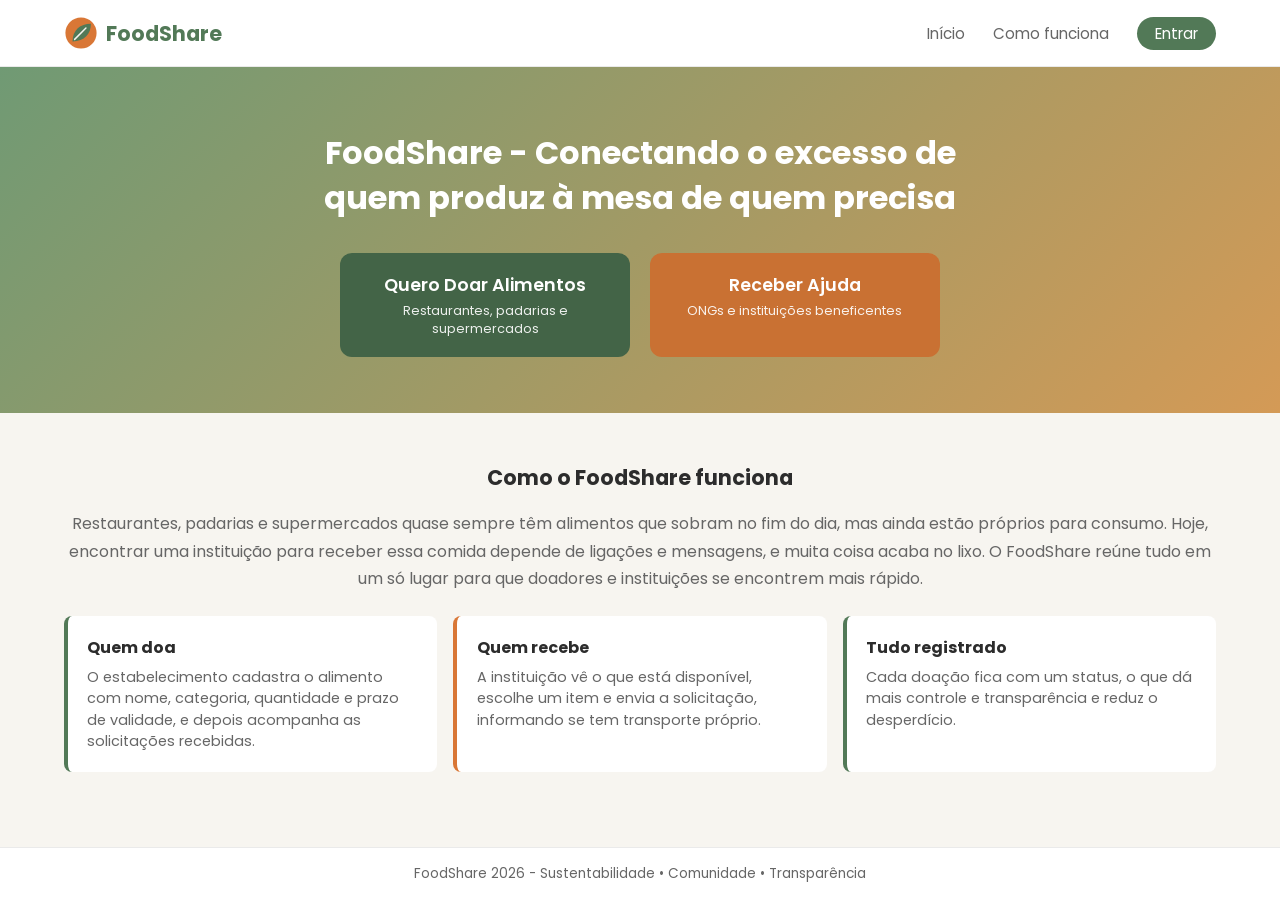
<file: html/FoodShare/index.html>
<!DOCTYPE html>
<html lang="pt-BR">
<head>
    <meta charset="UTF-8">
    <meta name="viewport" content="width=device-width, initial-scale=1.0">
    <title>FoodShare - Sistema de Doação de Alimentos</title>
    <link href="https://fonts.googleapis.com/css2?family=Poppins:wght@400;500;600&display=swap" rel="stylesheet">
    <link rel="icon" href="img/logo.svg" type="image/svg+xml">
    <link rel="stylesheet" href="css/style.css">
</head>
<body>

    <header>
        <h1 class="logo"><a href="index.html"><img src="img/logo.svg" alt=""> FoodShare</a></h1>
        <nav>
            <a href="#inicio">Início</a>
            <a href="#sobre">Como funciona</a>
            <a href="login.html" class="btn-entrar">Entrar</a>
        </nav>
    </header>

    <section id="inicio" class="hero">
        <h2>FoodShare - Conectando o excesso de quem produz à mesa de quem precisa</h2>
        <div class="botoes-hero">
            <a href="login.html?tipo=doador" class="btn-doar">
                Quero Doar Alimentos
                <small>Restaurantes, padarias e supermercados</small>
            </a>
            <a href="login.html?tipo=instituicao" class="btn-receber">
                Receber Ajuda
                <small>ONGs e instituições beneficentes</small>
            </a>
        </div>
    </section>

    <main>
        <section id="sobre">
            <h2>Como o FoodShare funciona</h2>
            <p class="sobre-texto">
                Restaurantes, padarias e supermercados quase sempre têm alimentos que sobram no fim do dia,
                mas ainda estão próprios para consumo. Hoje, encontrar uma instituição para receber essa comida
                depende de ligações e mensagens, e muita coisa acaba no lixo. O FoodShare reúne tudo em um só
                lugar para que doadores e instituições se encontrem mais rápido.
            </p>
            <div class="passos">
                <div>
                    <h3>Quem doa</h3>
                    <p>O estabelecimento cadastra o alimento com nome, categoria, quantidade e prazo de validade, e depois acompanha as solicitações recebidas.</p>
                </div>
                <div>
                    <h3>Quem recebe</h3>
                    <p>A instituição vê o que está disponível, escolhe um item e envia a solicitação, informando se tem transporte próprio.</p>
                </div>
                <div>
                    <h3>Tudo registrado</h3>
                    <p>Cada doação fica com um status, o que dá mais controle e transparência e reduz o desperdício.</p>
                </div>
            </div>
        </section>
    </main>

    <footer>
        <p>FoodShare 2026 - Sustentabilidade • Comunidade • Transparência</p>
    </footer>

</body>
</html>
</file>
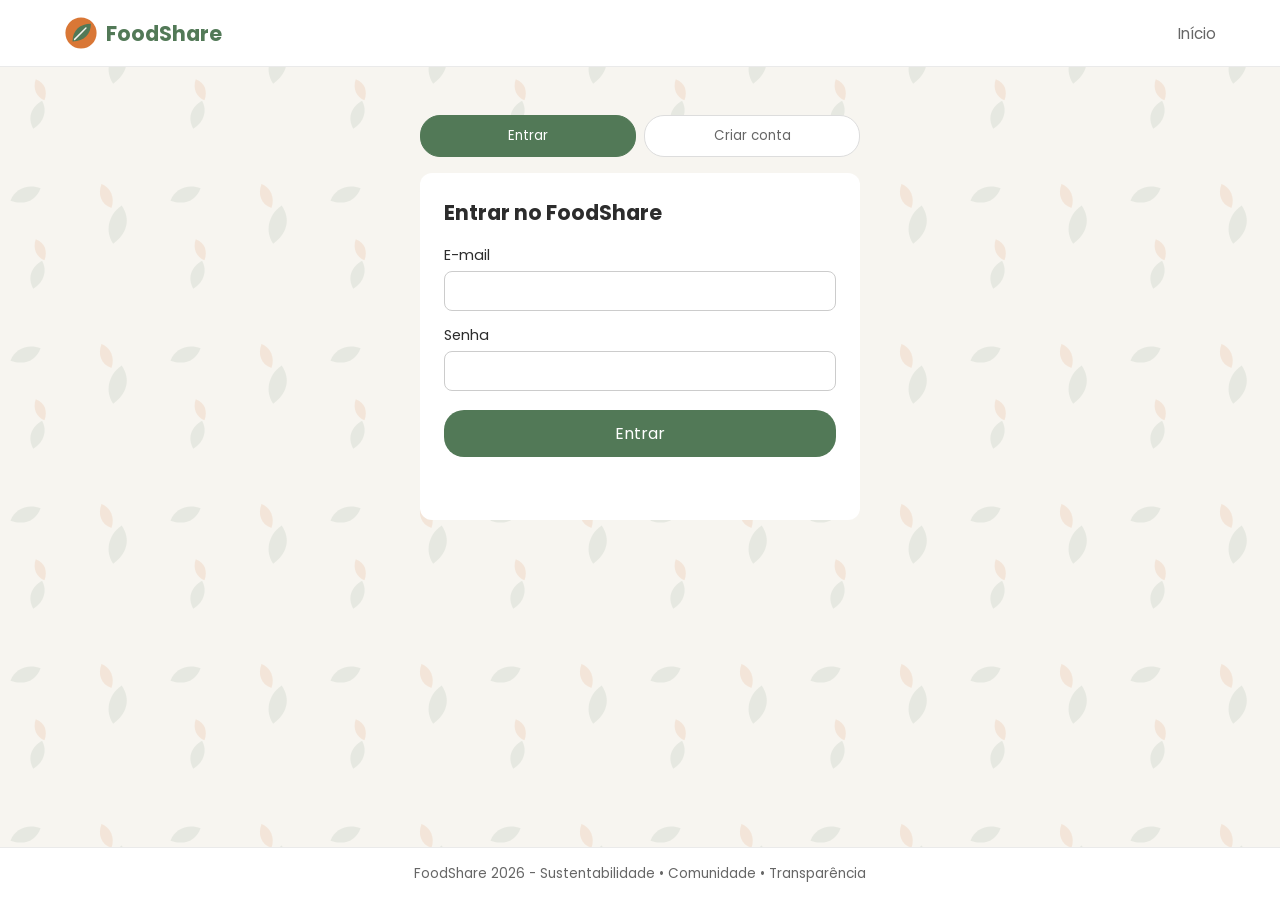
<file: html/FoodShare/doador.html>
<!DOCTYPE html>
<html lang="pt-BR">
<head>
    <meta charset="UTF-8">
    <meta name="viewport" content="width=device-width, initial-scale=1.0">
    <title>Área do Doador - FoodShare</title>
    <link href="https://fonts.googleapis.com/css2?family=Poppins:wght@400;500;600&display=swap" rel="stylesheet">
    <link rel="icon" href="img/logo.svg" type="image/svg+xml">
    <link rel="stylesheet" href="css/style.css">
</head>
<body>

    <header>
        <h1 class="logo"><a href="index.html"><img src="img/logo.svg" alt=""> FoodShare</a></h1>
        <nav>
            <a href="#cadastrar">Cadastrar alimento</a>
            <a href="#meus-alimentos">Meus alimentos</a>
            <a href="#solicitacoes">Solicitações</a>
            <a href="#historico">Histórico</a>
            <span class="saudacao" id="saudacao"></span>
            <a href="#" class="btn-entrar" id="btnSair">Sair</a>
        </nav>
    </header>

    <main>
        <section class="secao" id="conquistas">
            <div class="conquista">
                <div>
                    <strong id="nivel"></strong>
                    <p id="progresso"></p>
                </div>
            </div>
        </section>

        <div class="colunas secao">
            <section id="cadastrar" class="caixa">
                <h2>Cadastrar alimento</h2>
                <form id="formAlimento">
                    <label for="nomeAlimento">Nome do alimento</label>
                    <input type="text" id="nomeAlimento">

                    <label for="categoriaAlimento">Categoria</label>
                    <select id="categoriaAlimento">
                        <option value="">Selecione...</option>
                        <option>Refeições Preparadas</option>
                        <option>Hortifrúti</option>
                        <option>Padaria e Confeitaria</option>
                        <option>Outros</option>
                    </select>

                    <label for="qtdAlimento">Quantidade / número de marmitas</label>
                    <input type="text" id="qtdAlimento">

                    <label for="validade">Prazo de validade / horário limite</label>
                    <input type="text" id="validade" placeholder="Retirar até 16h">

                    <label for="obs">Observações para a retirada</label>
                    <textarea id="obs" rows="3"></textarea>

                    <button type="submit">Cadastrar alimento</button>
                    <p class="aviso" id="msgAlimento"></p>
                </form>
            </section>

            <section id="meus-alimentos" class="caixa">
                <h2>Meus alimentos</h2>
                <div class="lista" id="listaAlimentos"></div>
            </section>
        </div>

        <section class="secao" id="solicitacoes">
            <h2>Solicitações recebidas</h2>
            <div class="lista" id="listaSolicitacoes"></div>
        </section>

        <section class="secao" id="historico">
            <h2>Histórico de doações</h2>
            <div class="lista" id="listaHistorico"></div>
        </section>
    </main>

    <footer>
        <p>FoodShare 2026 - Sustentabilidade • Comunidade • Transparência</p>
    </footer>

    <script src="js/doador.js"></script>
</body>
</html>
</file>
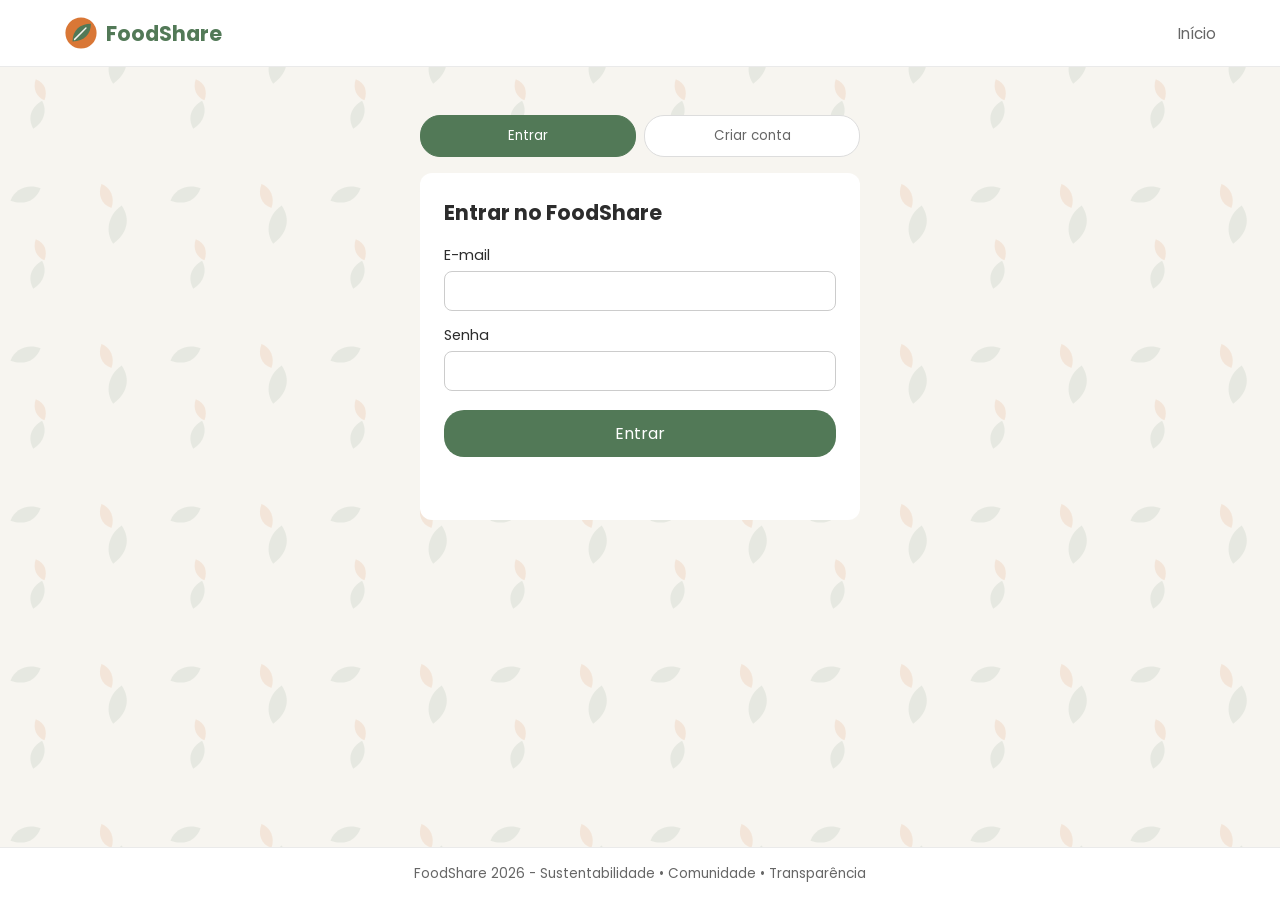
<file: html/FoodShare/instituicao.html>
<!DOCTYPE html>
<html lang="pt-BR">
<head>
    <meta charset="UTF-8">
    <meta name="viewport" content="width=device-width, initial-scale=1.0">
    <title>Área da Instituição - FoodShare</title>
    <link href="https://fonts.googleapis.com/css2?family=Poppins:wght@400;500;600&display=swap" rel="stylesheet">
    <link rel="icon" href="img/logo.svg" type="image/svg+xml">
    <link rel="stylesheet" href="css/style.css">
</head>
<body>

    <header>
        <h1 class="logo"><a href="index.html"><img src="img/logo.svg" alt=""> FoodShare</a></h1>
        <nav>
            <a href="#alimentos">Alimentos disponíveis</a>
            <a href="#solicitar">Solicitar doação</a>
            <a href="#minhas-solicitacoes">Minhas solicitações</a>
            <a href="#historico">Histórico</a>
            <span class="saudacao" id="saudacao"></span>
            <a href="#" class="btn-entrar" id="btnSair">Sair</a>
        </nav>
    </header>

    <main>
        <section class="secao" id="alimentos">
            <h2>Alimentos disponíveis</h2>
            <div class="filtros" id="filtros">
                <button type="button" data-cat="Todos" class="ativo">Todos</button>
                <button type="button" data-cat="Refeições Preparadas">Refeições Preparadas</button>
                <button type="button" data-cat="Hortifrúti">Hortifrúti</button>
                <button type="button" data-cat="Padaria e Confeitaria">Padaria e Confeitaria</button>
                <button type="button" data-cat="Outros">Outros</button>
            </div>
            <div class="lista" id="listaAlimentos"></div>
        </section>

        <div class="colunas secao">
            <section id="solicitar" class="caixa">
                <h2>Solicitar doação</h2>
                <form id="formSolicitacao">
                    <label for="itemSolicitado">Alimento</label>
                    <select id="itemSolicitado"></select>

                    <label><input type="checkbox" id="temTransporte" checked> Possuímos transporte próprio para buscar a doação</label>

                    <label for="mensagem">Mensagem para o doador</label>
                    <textarea id="mensagem" rows="3"></textarea>

                    <button type="submit">Enviar solicitação</button>
                    <p class="aviso" id="msgSolicitacao"></p>
                </form>
            </section>

            <section id="minhas-solicitacoes" class="caixa">
                <h2>Minhas solicitações</h2>
                <div class="lista" id="listaSolicitacoes"></div>
            </section>
        </div>

        <section class="secao" id="historico">
            <h2>Histórico de doações recebidas</h2>
            <div class="lista" id="listaHistorico"></div>
        </section>
    </main>

    <footer>
        <p>FoodShare 2026 - Sustentabilidade • Comunidade • Transparência</p>
    </footer>

    <script src="js/instituicao.js"></script>
</body>
</html>
</file>
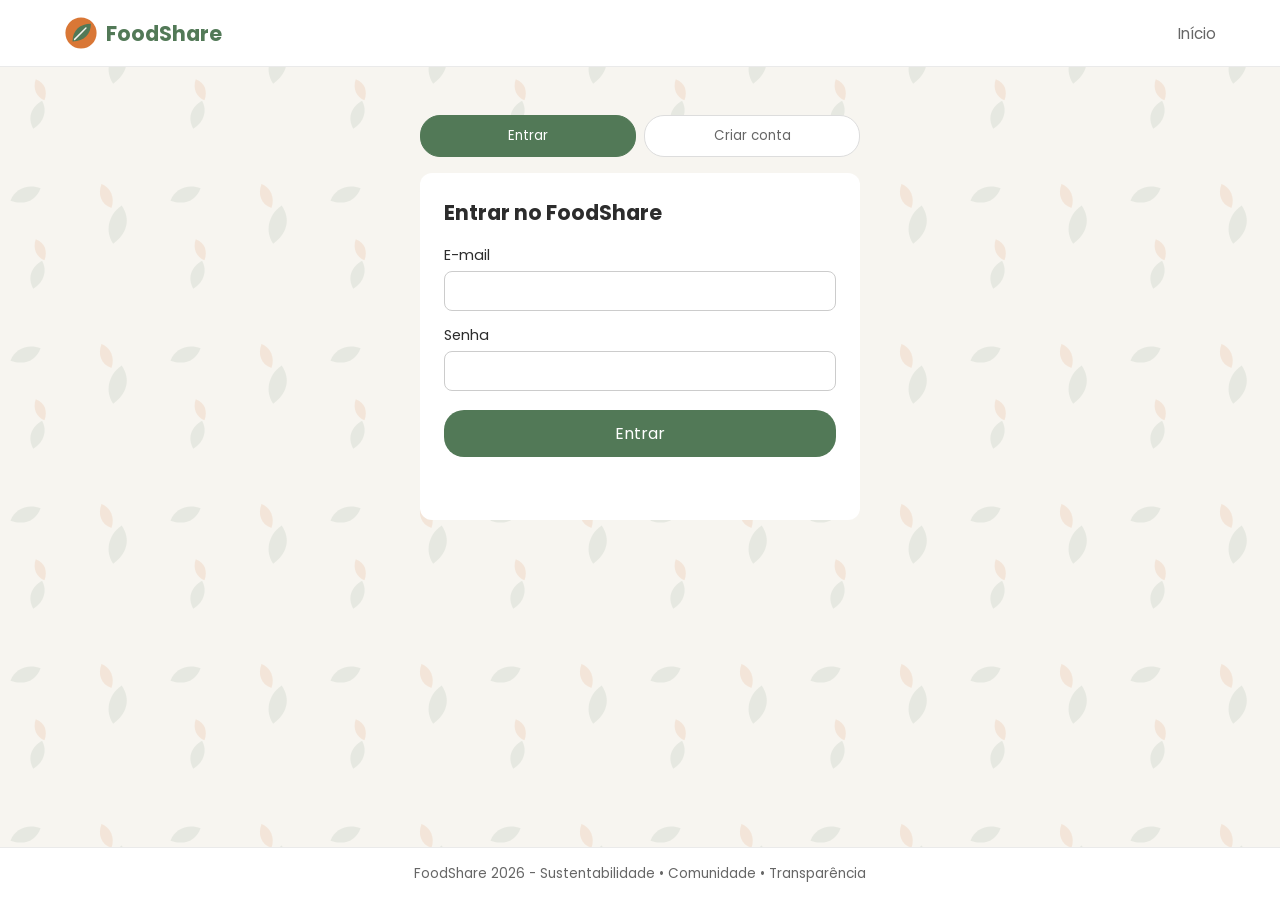
<file: html/FoodShare/login.html>
<!DOCTYPE html>
<html lang="pt-BR">
<head>
    <meta charset="UTF-8">
    <meta name="viewport" content="width=device-width, initial-scale=1.0">
    <title>Entrar - FoodShare</title>
    <link href="https://fonts.googleapis.com/css2?family=Poppins:wght@400;500;600&display=swap" rel="stylesheet">
    <link rel="icon" href="img/logo.svg" type="image/svg+xml">
    <link rel="stylesheet" href="css/style.css">
</head>
<body class="pagina-login">

    <header>
        <h1 class="logo"><a href="index.html"><img src="img/logo.svg" alt=""> FoodShare</a></h1>
        <nav>
            <a href="index.html">Início</a>
        </nav>
    </header>

    <main class="login-area">
        <div class="login-box">

            <div class="abas">
                <button type="button" id="abaLogin" class="ativo">Entrar</button>
                <button type="button" id="abaCadastro">Criar conta</button>
            </div>

            <section class="caixa" id="painelLogin">
                <h2>Entrar no FoodShare</h2>
                <form id="formLogin">
                    <label for="loginEmail">E-mail</label>
                    <input type="email" id="loginEmail">

                    <label for="loginSenha">Senha</label>
                    <input type="password" id="loginSenha">

                    <button type="submit">Entrar</button>
                    <p class="aviso" id="msgLogin"></p>
                </form>
            </section>

            <section class="caixa" id="painelCadastro" hidden>
                <h2>Criar conta</h2>
                <form id="formCadastro">
                    <p>Você é:</p>
                    <label><input type="radio" name="tipo" value="Doador" checked> Doador (restaurante, padaria ou supermercado)</label>
                    <label><input type="radio" name="tipo" value="Instituição"> Instituição beneficente</label>

                    <label for="cadNome" id="labelNome">Nome do estabelecimento</label>
                    <input type="text" id="cadNome">

                    <div id="campoEstab">
                        <label for="cadEstab">Tipo de estabelecimento</label>
                        <select id="cadEstab">
                            <option>Restaurante</option>
                            <option>Padaria</option>
                            <option>Supermercado</option>
                        </select>
                    </div>

                    <label for="cadEmail">E-mail</label>
                    <input type="email" id="cadEmail">

                    <label for="cadSenha">Senha (mínimo 8 caracteres)</label>
                    <input type="password" id="cadSenha">

                    <button type="submit">Criar conta</button>
                    <p class="aviso" id="msgCadastro"></p>
                </form>
            </section>

        </div>
    </main>

    <footer>
        <p>FoodShare 2026 - Sustentabilidade • Comunidade • Transparência</p>
    </footer>

    <script src="js/login.js"></script>
</body>
</html>
</file>
<file: html/FoodShare/css/style.css>
:root {
  --verde: #527957;
  --verde-escuro: #436447;
  --laranja: #d97736;
  --laranja-escuro: #c97133;
  --fundo: #f7f5f0;
  --texto: #2c2c2c;
  --cinza: #666666;
}

* {
  box-sizing: border-box;
}

body {
  display: flex;
  flex-direction: column;
  min-height: 100vh;
  margin: 0;
  background: var(--fundo);
  color: var(--texto);
  font-family: 'Poppins', sans-serif;
}

/* cabeçalho */
header {
  display: flex;
  justify-content: space-between;
  align-items: center;
  padding: 1rem 5%;
  background: #fff;
  border-bottom: 1px solid #eaeaea;
}

.logo {
  margin: 0;
  font-size: 1.3rem;
}

.logo a {
  display: flex;
  align-items: center;
  gap: 0.5rem;
  color: var(--verde);
  text-decoration: none;
}

.logo img {
  width: 34px;
  height: 34px;
}

nav a {
  margin-left: 1.5rem;
  text-decoration: none;
  color: var(--cinza);
  font-size: 0.95rem;
}

nav a:hover {
  color: var(--verde);
}

nav .btn-entrar {
  padding: 6px 18px;
  border-radius: 20px;
  background: var(--verde);
  color: #fff;
}

nav .btn-entrar:hover {
  background: var(--verde-escuro);
  color: #fff;
}

/* tela inicial */
.hero {
  padding: 4rem 5% 3.5rem;
  text-align: center;
  color: #fff;
  background: linear-gradient(135deg, #709a74 0%, #d49a56 100%);
}

.hero h2 {
  max-width: 700px;
  margin: 0 auto 2rem;
  font-size: 2rem;
  line-height: 1.4;
}

.botoes-hero {
  display: flex;
  justify-content: center;
  gap: 1.2rem;
  flex-wrap: wrap;
}

.botoes-hero a {
  display: block;
  width: 290px;
  padding: 1.2rem;
  border-radius: 12px;
  color: #fff;
  text-decoration: none;
  font-size: 1.1rem;
  font-weight: 600;
}

.botoes-hero small {
  display: block;
  margin-top: 4px;
  font-size: 0.8rem;
  font-weight: 400;
  opacity: 0.9;
}

.btn-doar {
  background: var(--verde-escuro);
}

.btn-receber {
  background: var(--laranja-escuro);
}

/* conteúdo */
main {
  flex: 1;
  padding: 2rem 5%;
}

h2 {
  font-size: 1.3rem;
}

#sobre h2 {
  text-align: center;
}

.sobre-texto {
  margin: 0 0 1.5rem;
  text-align: center;
  font-size: 1rem;
  line-height: 1.7;
  color: var(--cinza);
}

.passos {
  display: grid;
  grid-template-columns: repeat(3, 1fr);
  gap: 1rem;
  margin-top: 1.2rem;
}

.passos div {
  padding: 1.2rem;
  background: #fff;
  border-left: 4px solid var(--verde);
  border-radius: 8px;
}

.passos div:nth-child(2) {
  border-left-color: var(--laranja);
}

.passos h3 {
  margin: 0 0 0.4rem;
  font-size: 1rem;
}

.passos p {
  margin: 0;
  font-size: 0.9rem;
  line-height: 1.5;
  color: var(--cinza);
}

.filtros {
  display: flex;
  flex-wrap: wrap;
  gap: 0.5rem;
  margin-bottom: 1.2rem;
}

.filtros button {
  padding: 8px 16px;
  border: 1px solid #ddd;
  border-radius: 20px;
  background: #fff;
  color: var(--cinza);
  font-family: inherit;
  cursor: pointer;
}

.filtros button.ativo {
  background: var(--verde);
  border-color: var(--verde);
  color: #fff;
}

.lista {
  display: grid;
  grid-template-columns: repeat(auto-fill, minmax(190px, 1fr));
  gap: 0.8rem;
}

.cartao {
  display: flex;
  flex-direction: column;
  padding: 0.8rem;
  background: #fff;
  border-radius: 12px;
  box-shadow: 0 2px 8px rgba(0, 0, 0, 0.06);
}

.cartao h3 {
  margin: 0 0 0.4rem;
  font-size: 0.95rem;
}

.cartao p {
  margin: 0 0 0.2rem;
  font-size: 0.8rem;
  color: var(--cinza);
}

.cartao p:last-of-type {
  margin-bottom: 0.6rem;
}

.cartao button {
  width: 100%;
  margin-top: auto;
  padding: 7px;
  font-size: 0.85rem;
  border: none;
  border-radius: 20px;
  background: var(--laranja);
  color: #fff;
  font-family: inherit;
  cursor: pointer;
}

.cartao button:hover {
  background: var(--laranja-escuro);
}

.cartao button:disabled {
  background: #aaa;
  cursor: default;
}

/* formulários */
.colunas {
  display: grid;
  grid-template-columns: 1fr 1fr;
  gap: 1.5rem;
}

.caixa {
  padding: 1.5rem;
  background: #fff;
  border-radius: 12px;
}

.caixa h2 {
  margin-top: 0;
}

form label,
form > p {
  display: block;
  margin: 0.9rem 0 0.3rem;
  font-size: 0.9rem;
}

form input[type="text"],
form input[type="email"],
form input[type="password"],
form select,
form textarea {
  width: 100%;
  padding: 9px;
  border: 1px solid #ccc;
  border-radius: 8px;
  font-family: inherit;
}

form button {
  width: 100%;
  margin-top: 1.2rem;
  padding: 11px;
  border: none;
  border-radius: 20px;
  background: var(--verde);
  color: #fff;
  font-family: inherit;
  font-size: 1rem;
  cursor: pointer;
}

form button:hover {
  background: var(--verde-escuro);
}

.aviso {
  min-height: 1.2rem;
  font-size: 0.85rem;
  color: var(--verde-escuro);
}

.aviso.erro {
  color: #b3261e;
}

/* tela de login e cadastro */
.pagina-login {
  background-image: url('../img/folhas.svg');
}

.login-area {
  display: flex;
  justify-content: center;
  padding: 3rem 5%;
}

.login-box {
  width: 100%;
  max-width: 440px;
}

.abas {
  display: flex;
  gap: 0.5rem;
  margin-bottom: 1rem;
}

.abas button {
  flex: 1;
  padding: 10px;
  border: 1px solid #ddd;
  border-radius: 20px;
  background: #fff;
  color: var(--cinza);
  font-family: inherit;
  cursor: pointer;
}

.abas button.ativo {
  background: var(--verde);
  border-color: var(--verde);
  color: #fff;
}

/* tela do doador */
.secao {
  margin-bottom: 2.5rem;
}

.saudacao {
  margin-left: 1.5rem;
  font-size: 0.95rem;
  color: var(--cinza);
}

.conquista {
  padding: 1.2rem 1.5rem;
  background: #fff;
  border-left: 6px solid var(--laranja);
  border-radius: 12px;
}

.conquista strong {
  font-size: 1.3rem;
  color: var(--verde-escuro);
}

.conquista p {
  margin: 0.3rem 0 0;
  font-size: 0.9rem;
  color: var(--cinza);
}

.acoes {
  display: flex;
  gap: 0.5rem;
  margin-top: auto;
}

.acoes button {
  flex: 1;
  width: auto;
  margin-top: 0;
}

.cartao .btn-recusar {
  background: #8a8a8a;
}

.vazio {
  font-size: 0.9rem;
  color: var(--cinza);
}

footer {
  padding: 1rem 5%;
  text-align: center;
  font-size: 0.85rem;
  color: var(--cinza);
  background: #fff;
  border-top: 1px solid #eaeaea;
}

footer p {
  margin: 0;
}

@media (max-width: 800px) {
  .colunas {
    grid-template-columns: 1fr;
  }

  .passos {
    grid-template-columns: 1fr;
  }

  nav a:not(.btn-entrar),
  .saudacao {
    display: none;
  }

  .hero h2 {
    font-size: 1.5rem;
  }
}
</file>
